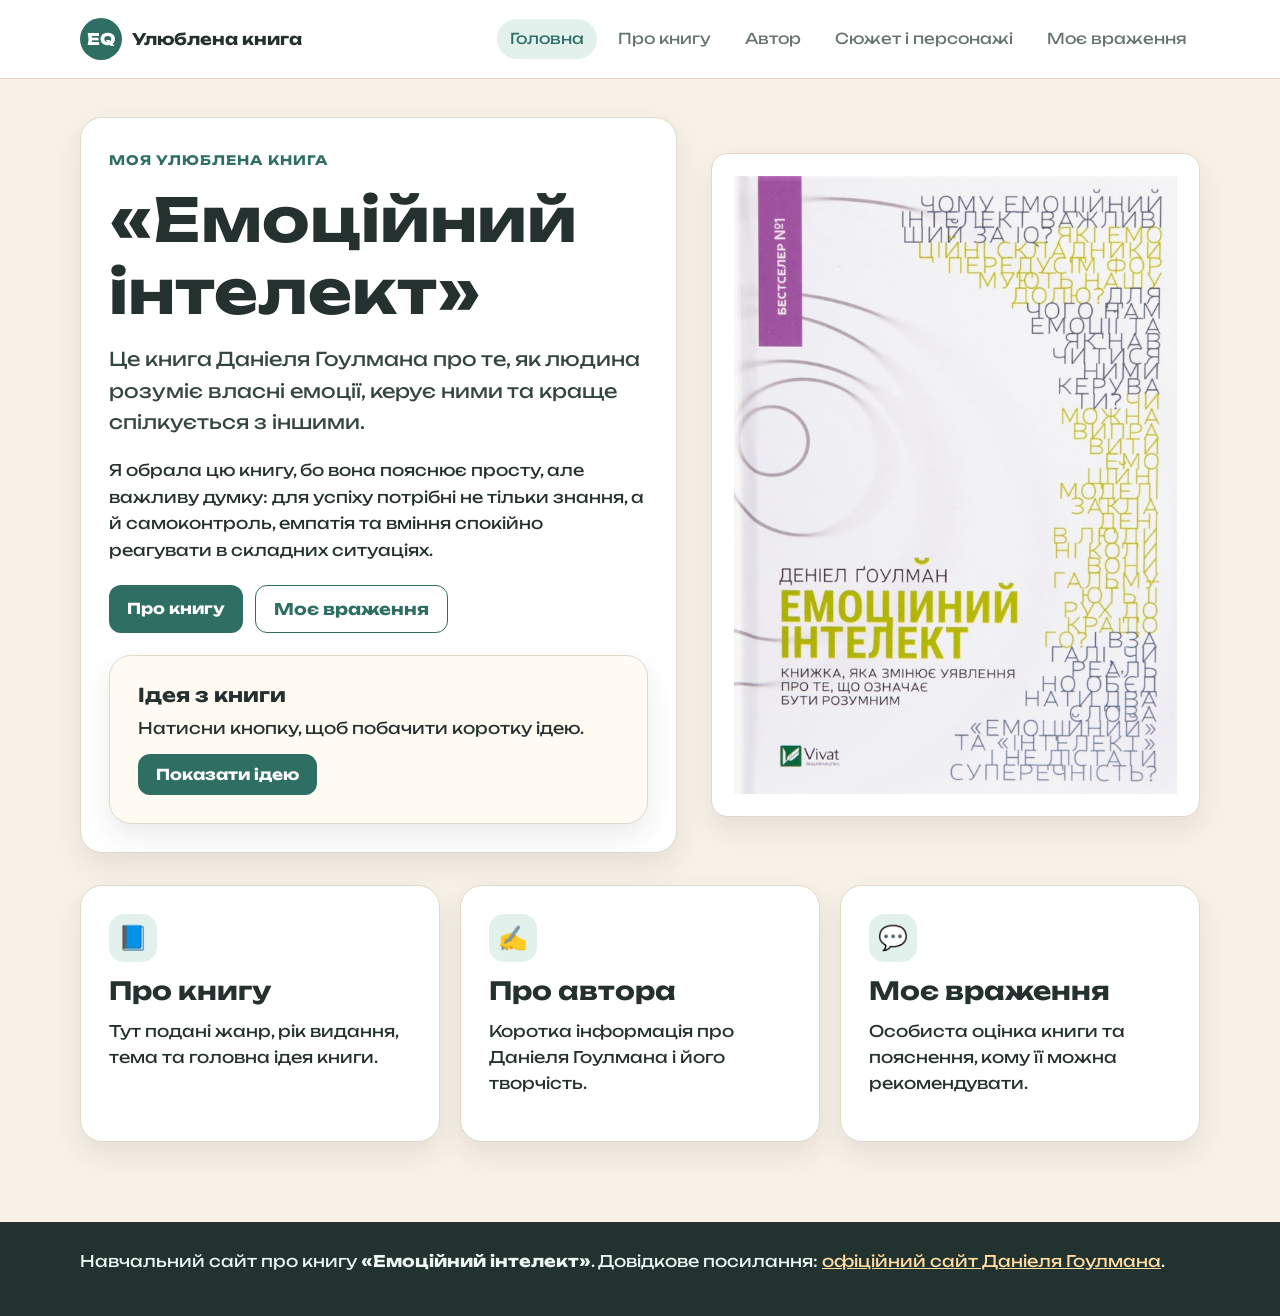
<file: index.html>
<!DOCTYPE html>
<html lang="uk">
<head>
    <meta charset="UTF-8">
    <meta name="viewport" content="width=device-width, initial-scale=1.0">
    <title>Головна | Емоційний інтелект</title>
     <link rel="preconnect" href="https://fonts.googleapis.com">
    <link rel="preconnect" href="https://fonts.gstatic.com" crossorigin>
    <link href="https://fonts.googleapis.com/css2?family=Unbounded:wght@400;700&display=swap" rel="stylesheet">
    <link rel="stylesheet" href="css/styles.css">
    <script src="js/script.js" defer></script>
</head>
<body>
    <header class="site-header">
        <div class="header-inner">
            <a class="logo" href="index.html" aria-label="На головну сторінку">
                <span class="logo-mark">EQ</span>
                <span>Улюблена книга</span>
            </a>
            <nav class="nav-menu" aria-label="Головне меню">
                    <a href="index.html" class="active" aria-current="page">Головна</a>
                    <a href="book.html">Про книгу</a>
                    <a href="author.html">Автор</a>
                    <a href="characters.html">Сюжет і персонажі</a>
                    <a href="impression.html">Моє враження</a>
            </nav>
        </div>
    </header>

    <main>
        <section class="hero">
            <div class="hero-text">
                <span class="eyebrow">Моя улюблена книга</span>
                <h1>«Емоційний інтелект»</h1>
                <p class="lead">Це книга Даніеля Гоулмана про те, як людина розуміє власні емоції, керує ними та краще спілкується з іншими.</p>
                <p>Я обрала цю книгу, бо вона пояснює просту, але важливу думку: для успіху потрібні не тільки знання, а й самоконтроль, емпатія та вміння спокійно реагувати в складних ситуаціях.</p>
                <div class="hero-actions">
                    <a class="action-btn" href="book.html">Про книгу</a>
                    <a class="ghost-btn" href="impression.html">Моє враження</a>
                </div>
                <div class="quote-box" aria-live="polite">
                    <h3>Ідея з книги</h3>
                    <p id="quoteOutput">Натисни кнопку, щоб побачити коротку ідею.</p>
                    <button class="simple-btn" id="quoteButton" type="button">Показати ідею</button>
                </div>
            </div>
            <section class="hero-cover" aria-label="Обкладинка книги">
                <img src="images/book.jpg" class="img-hero-main" alt="Стилізована обкладинка книги Емоційний інтелект Даніеля Гоулмана">
            </section>
        </section>

        <section class="grid-3" aria-label="Розділи сайту">
            <div class="card">
                <a href="book.html">
                <div class="card-icon">📘</div>
                <h2>Про книгу</h2>
                <p>Тут подані жанр, рік видання, тема та головна ідея книги.</p>
                </a>
            </div>
            <div class="card">
                <a href="author.html">
                <div class="card-icon">✍️</div>
                <h2>Про автора</h2>
                <p>Коротка інформація про Даніеля Гоулмана і його творчість.</p>
                </a>
            </div>
            <div class="card">
                <a href="impression.html">
                <div class="card-icon">💬</div>
                <h2>Моє враження</h2>
                <p>Особиста оцінка книги та пояснення, кому її можна рекомендувати.</p>
                </a>
            </div>
        </section>
    </main>

    <footer class="footer">
        <div class="footer-inner">
            <p>Навчальний сайт про книгу <strong>«Емоційний інтелект»</strong>. Довідкове посилання: <a href="https://www.danielgoleman.info/" target="_blank" rel="noopener">офіційний сайт Даніеля Гоулмана</a>.</p>
        </div>
    </footer>
</body>
</html>
</file>
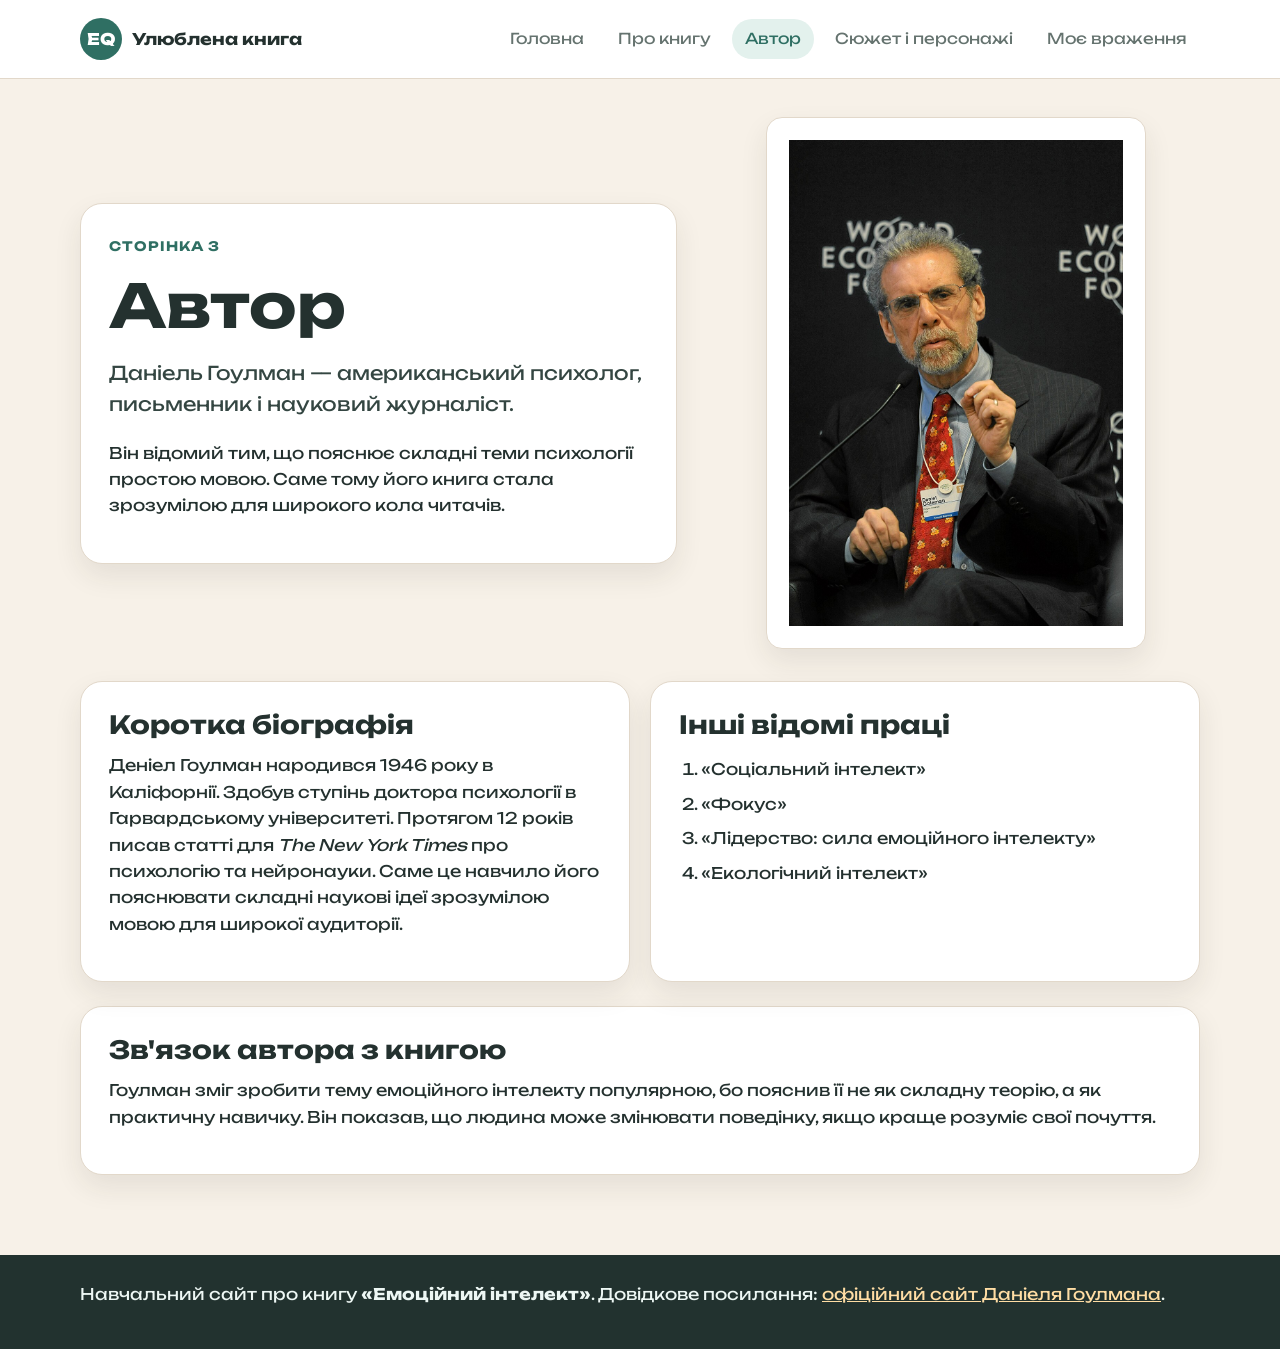
<file: author.html>
<!DOCTYPE html>
<html lang="uk">
<head>
    <meta charset="UTF-8">
    <meta name="viewport" content="width=device-width, initial-scale=1.0">
    <title>Автор | Емоційний інтелект</title>
     <link rel="preconnect" href="https://fonts.googleapis.com">
    <link rel="preconnect" href="https://fonts.gstatic.com" crossorigin>
    <link href="https://fonts.googleapis.com/css2?family=Unbounded:wght@400;700&display=swap" rel="stylesheet">
    <link rel="stylesheet" href="css/styles.css">
    <script src="js/script.js" defer></script>
</head>
<body>
    <header class="site-header">
        <div class="header-inner">
            <a class="logo" href="index.html" aria-label="На головну сторінку">
                <span class="logo-mark">EQ</span>
                <span>Улюблена книга</span>
            </a>
            <nav class="nav-menu" aria-label="Головне меню">
                    <a href="index.html">Головна</a>
                    <a href="book.html">Про книгу</a>
                    <a href="author.html" class="active" aria-current="page">Автор</a>
                    <a href="characters.html">Сюжет і персонажі</a>
                    <a href="impression.html">Моє враження</a>
            </nav>
        </div>
    </header>

    <main>
        <section class="page-hero">
            <div>
                <span class="eyebrow">Сторінка 3</span>
                <h1>Автор</h1>
                <p class="lead">Даніель Гоулман — американський психолог, письменник і науковий журналіст.</p>
                <p>Він відомий тим, що пояснює складні теми психології простою мовою. Саме тому його книга стала зрозумілою для широкого кола читачів.</p>
            </div>
                <img src="images/DanielGoleman.jpg" class="img-hero-medium" alt="Портрет Даніеля Гоулмана">
            
        </section>

        <section class="grid-2">
            <div class="card">
                <h2>Коротка біографія</h2>
                <p>Деніел Гоулман народився 1946 року в Каліфорнії. Здобув ступінь доктора психології в Гарвардському університеті. Протягом 12 років писав статті для <em>The New York Times</em> про психологію та нейронауки. Саме це навчило його пояснювати складні наукові ідеї зрозумілою мовою для широкої аудиторії.</p>
            </div>
            <div class="card">
                <h2>Інші відомі праці</h2>
                <ol>
                    <li>«Соціальний інтелект»</li>
                    <li>«Фокус»</li>
                    <li>«Лідерство: сила емоційного інтелекту»</li>
                    <li>«Екологічний інтелект»</li>
                </ol>
            </div>
        </section>

        <section class="info-panel">
            <h2>Зв'язок автора з книгою</h2>
            <p>Гоулман зміг зробити тему емоційного інтелекту популярною, бо пояснив її не як складну теорію, а як практичну навичку. Він показав, що людина може змінювати поведінку, якщо краще розуміє свої почуття.</p>
        </section>
    </main>

    <footer class="footer">
        <div class="footer-inner">
            <p>Навчальний сайт про книгу <strong>«Емоційний інтелект»</strong>. Довідкове посилання: <a href="https://www.danielgoleman.info/" target="_blank" rel="noopener">офіційний сайт Даніеля Гоулмана</a>.</p>
        </div>
    </footer>
</body>
</html>
</file>
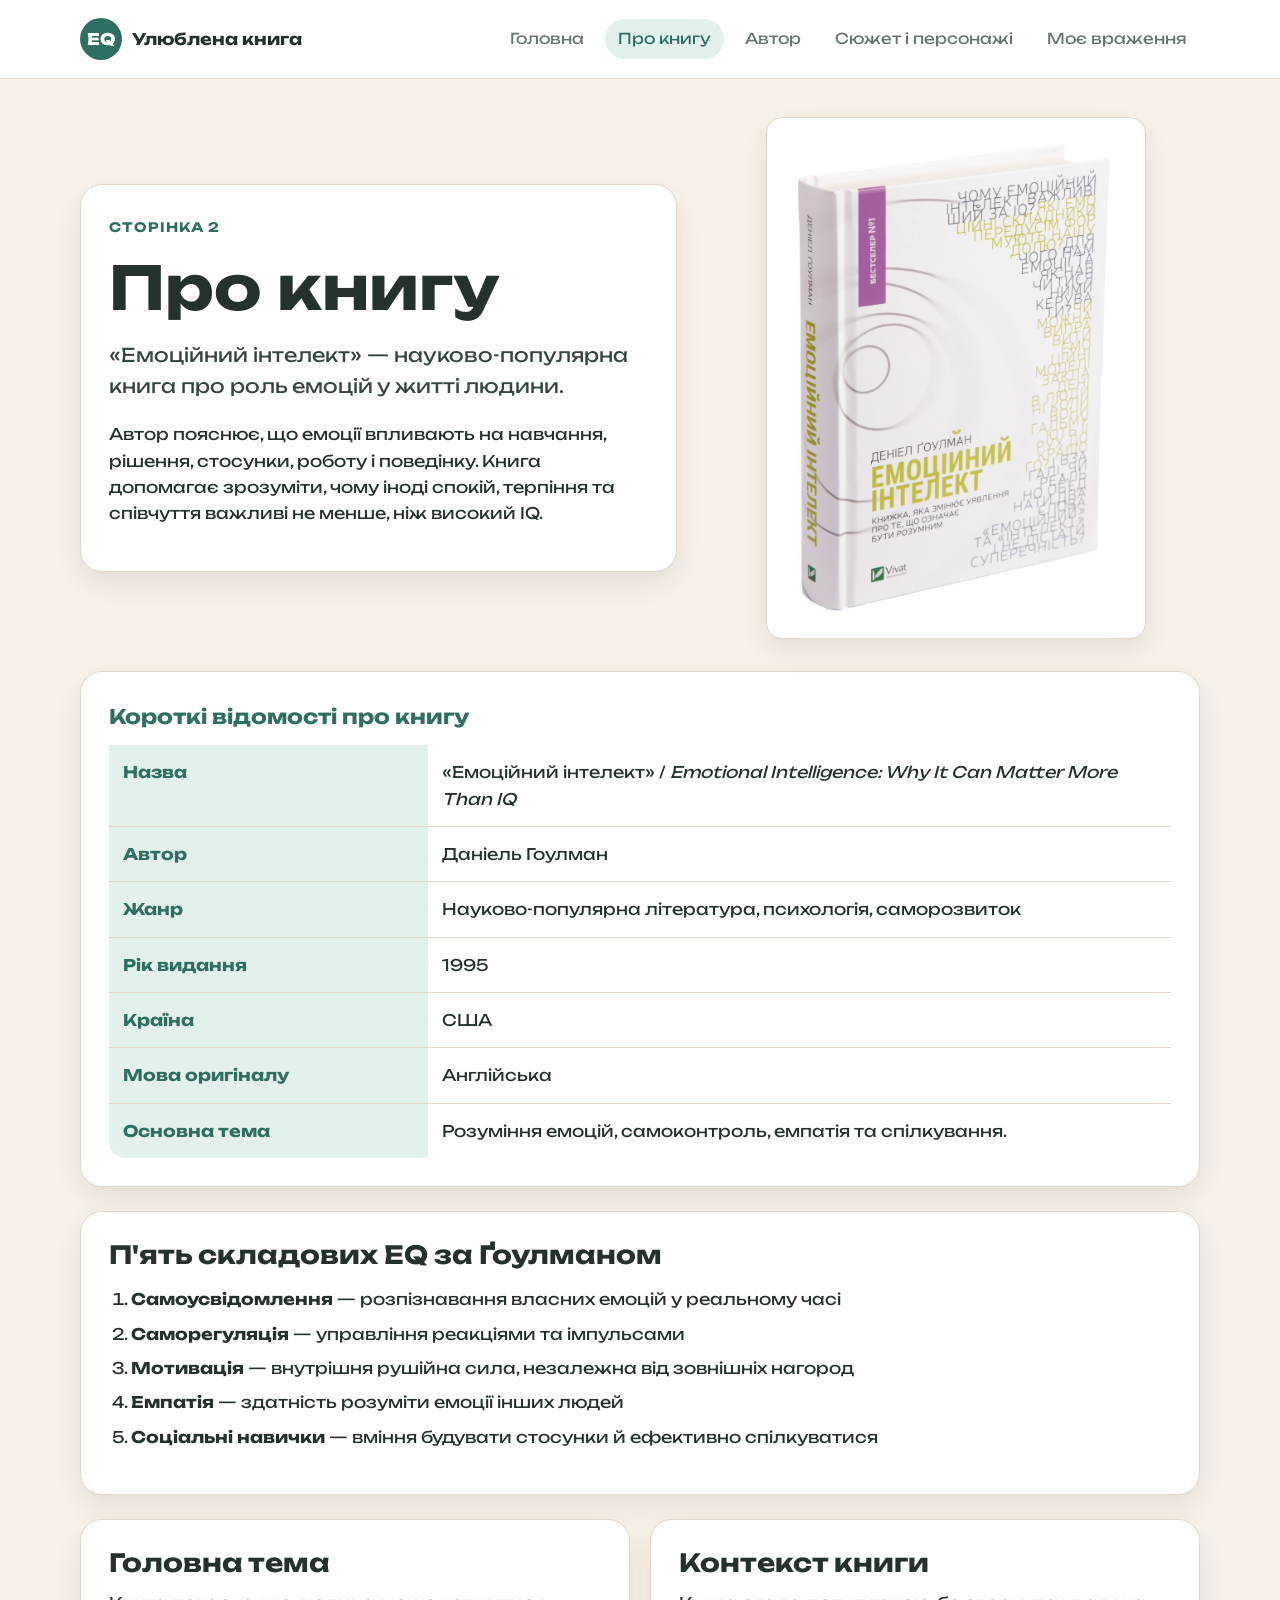
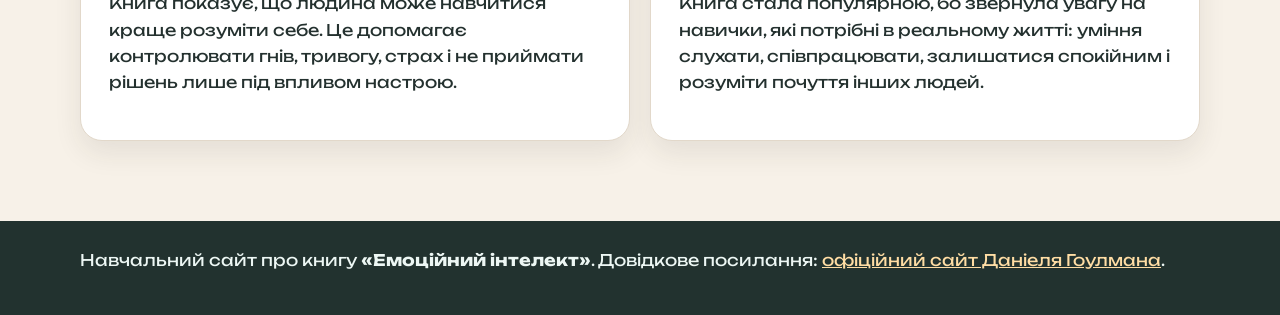
<file: book.html>
<!DOCTYPE html>
<html lang="uk">
<head>
    <meta charset="UTF-8">
    <meta name="viewport" content="width=device-width, initial-scale=1.0">
    <title>Про книгу | Емоційний інтелект</title>
    <link rel="preconnect" href="https://fonts.googleapis.com">
    <link rel="preconnect" href="https://fonts.gstatic.com" crossorigin>
    <link href="https://fonts.googleapis.com/css2?family=Unbounded:wght@400;700&display=swap" rel="stylesheet">
    <link rel="stylesheet" href="css/styles.css">
    <script src="js/script.js" defer></script>
    
</head>
<body>
    <header class="site-header">
        <div class="header-inner">
            <a class="logo" href="index.html" aria-label="На головну сторінку">
                <span class="logo-mark">EQ</span>
                <span>Улюблена книга</span>
            </a>
            <nav class="nav-menu" aria-label="Головне меню">
                    <a href="index.html">Головна</a>
                    <a href="book.html" class="active" aria-current="page">Про книгу</a>
                    <a href="author.html">Автор</a>
                    <a href="characters.html">Сюжет і персонажі</a>
                    <a href="impression.html">Моє враження</a>
            </nav>
        </div>
    </header>

    <main>
        <section class="page-hero">
            <div>
                <span class="eyebrow">Сторінка 2</span>
                <h1>Про книгу</h1>
                <p class="lead">«Емоційний інтелект» — науково-популярна книга про роль емоцій у житті людини.</p>
                <p>Автор пояснює, що емоції впливають на навчання, рішення, стосунки, роботу і поведінку. Книга допомагає зрозуміти, чому іноді спокій, терпіння та співчуття важливі не менше, ніж високий IQ.</p>
            </div>
            <img src="images/Book2.jpg" class="img-hero-medium" alt="Книга вигляд збоку">
        </section>

        <section class="table-card">
            <table>
                <caption>Короткі відомості про книгу</caption>
                <tbody>
                <tr>
                    <th>Назва</th>
                    <td>«Емоційний інтелект» / <em>Emotional Intelligence: Why It Can Matter More Than IQ</em></td>
                </tr>
                <tr>
                    <th>Автор</th>
                    <td>Даніель Гоулман</td>
                </tr>
                <tr>
                    <th>Жанр</th>
                    <td>Науково-популярна література, психологія, саморозвиток</td>
                </tr>
                <tr>
                    <th>Рік видання</th>
                    <td>1995</td>
                </tr>
                <tr>
                    <th>Країна</th>
                    <td>США</td>
                </tr>
                <tr>
                    <th>Мова оригіналу</th>
                    <td>Англійська</td>
                </tr>
                <tr>
                    <th>Основна тема</th>
                    <td>Розуміння емоцій, самоконтроль, емпатія та спілкування.</td>
                </tr>
                </tbody>
            </table>
        </section>

        <section class="info-panel">
            <h2>П'ять складових EQ за Ґоулманом</h2>
            <ol>
                <li><strong>Самоусвідомлення</strong> — розпізнавання власних емоцій у реальному часі</li>
                <li><strong>Саморегуляція</strong> — управління реакціями та імпульсами</li>
                <li><strong>Мотивація</strong> — внутрішня рушійна сила, незалежна від зовнішніх нагород</li>
                <li><strong>Емпатія</strong> — здатність розуміти емоції інших людей</li>
                <li><strong>Соціальні навички</strong> — вміння будувати стосунки й ефективно спілкуватися</li>
            </ol>
        </section>

        <section class="grid-2">
            <div class="card">
                <h2>Головна тема</h2>
                <p>Книга показує, що людина може навчитися краще розуміти себе. Це допомагає контролювати гнів, тривогу, страх і не приймати рішень лише під впливом настрою.</p>
            </div>
            <div class="card">
                <h2>Контекст книги</h2>
                <p>Книга стала популярною, бо звернула увагу на навички, які потрібні в реальному житті: уміння слухати, співпрацювати, залишатися спокійним і розуміти почуття інших людей.</p>
            </div>
        </section>
    </main>

    <footer class="footer">
        <div class="footer-inner">
            <p>Навчальний сайт про книгу <strong>«Емоційний інтелект»</strong>. Довідкове посилання: <a href="https://www.danielgoleman.info/" target="_blank" rel="noopener">офіційний сайт Даніеля Гоулмана</a>.</p>
        </div>
    </footer>
</body>
</html>
</file>
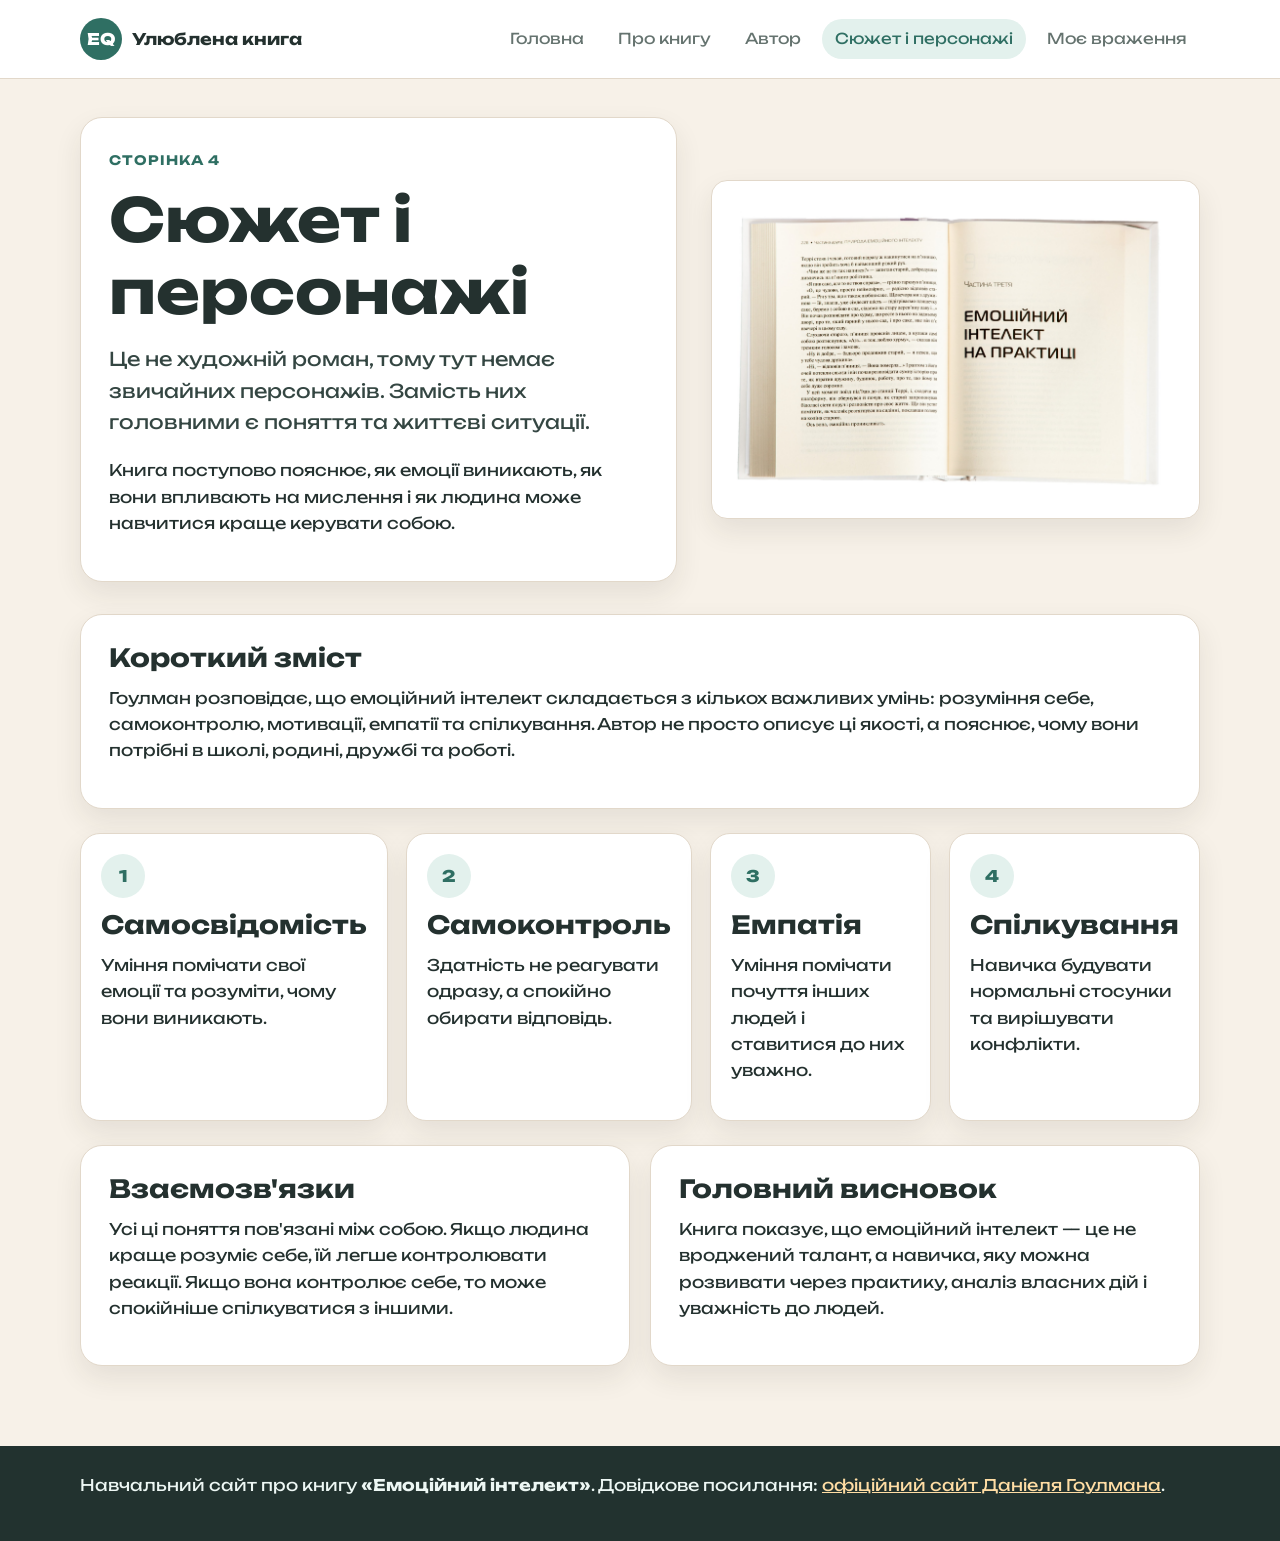
<file: characters.html>
<!DOCTYPE html>
<html lang="uk">
<head>
    <meta charset="UTF-8">
    <meta name="viewport" content="width=device-width, initial-scale=1.0">
    <title>Сюжет і персонажі | Емоційний інтелект</title>
     <link rel="preconnect" href="https://fonts.googleapis.com">
    <link rel="preconnect" href="https://fonts.gstatic.com" crossorigin>
    <link href="https://fonts.googleapis.com/css2?family=Unbounded:wght@400;700&display=swap" rel="stylesheet">
    <link rel="stylesheet" href="css/styles.css">
    <script src="js/script.js" defer></script>
</head>
<body>
    <header class="site-header">
        <div class="header-inner">
            <a class="logo" href="index.html" aria-label="На головну сторінку">
                <span class="logo-mark">EQ</span>
                <span>Улюблена книга</span>
            </a>
            <nav class="nav-menu" aria-label="Головне меню">
                    <a href="index.html">Головна</a>
                    <a href="book.html">Про книгу</a>
                    <a href="author.html">Автор</a>
                    <a href="characters.html" class="active" aria-current="page">Сюжет і персонажі</a>
                    <a href="impression.html">Моє враження</a>
            </nav>
        </div>
    </header>

    <main>
        <section class="page-hero">
            <div>
                <span class="eyebrow">Сторінка 4</span>
                <h1>Сюжет і персонажі</h1>
                <p class="lead">Це не художній роман, тому тут немає звичайних персонажів. Замість них головними є поняття та життєві ситуації.</p>
                <p>Книга поступово пояснює, як емоції виникають, як вони впливають на мислення і як людина може навчитися краще керувати собою.</p>
            </div>
            <img src="images/75p.jpg" class="img-rect" alt="Зображено текст 75 ст. книжки">
        </section>

        <section class="info-panel">
            <h2>Короткий зміст</h2>
            <p>Гоулман розповідає, що емоційний інтелект складається з кількох важливих умінь: розуміння себе, самоконтролю, мотивації, емпатії та спілкування. Автор не просто описує ці якості, а пояснює, чому вони потрібні в школі, родині, дружбі та роботі.</p>
        </section>

        <section class="character-grid" aria-label="Головні поняття книги">
            <div class="character-card">
                <span>1</span>
                <h2>Самосвідомість</h2>
                <p>Уміння помічати свої емоції та розуміти, чому вони виникають.</p>
            </div>
            <div class="character-card">
                <span>2</span>
                <h2>Самоконтроль</h2>
                <p>Здатність не реагувати одразу, а спокійно обирати відповідь.</p>
            </div>
            <div class="character-card">
                <span>3</span>
                <h2>Емпатія</h2>
                <p>Уміння помічати почуття інших людей і ставитися до них уважно.</p>
            </div>
            <div class="character-card">
                <span>4</span>
                <h2>Спілкування</h2>
                <p>Навичка будувати нормальні стосунки та вирішувати конфлікти.</p>
            </div>
        </section>

        <section class="grid-2">
            <div class="card">
                <h2>Взаємозв'язки</h2>
                <p>Усі ці поняття пов'язані між собою. Якщо людина краще розуміє себе, їй легше контролювати реакції. Якщо вона контролює себе, то може спокійніше спілкуватися з іншими.</p>
            </div>
            <div class="card">
                <h2>Головний висновок</h2>
                <p>Книга показує, що емоційний інтелект — це не вроджений талант, а навичка, яку можна розвивати через практику, аналіз власних дій і уважність до людей.</p>
            </div>
        </section>
    </main>

    <footer class="footer">
        <div class="footer-inner">
            <p>Навчальний сайт про книгу <strong>«Емоційний інтелект»</strong>. Довідкове посилання: <a href="https://www.danielgoleman.info/" target="_blank" rel="noopener">офіційний сайт Даніеля Гоулмана</a>.</p>
        </div>
    </footer>
</body>
</html>
</file>
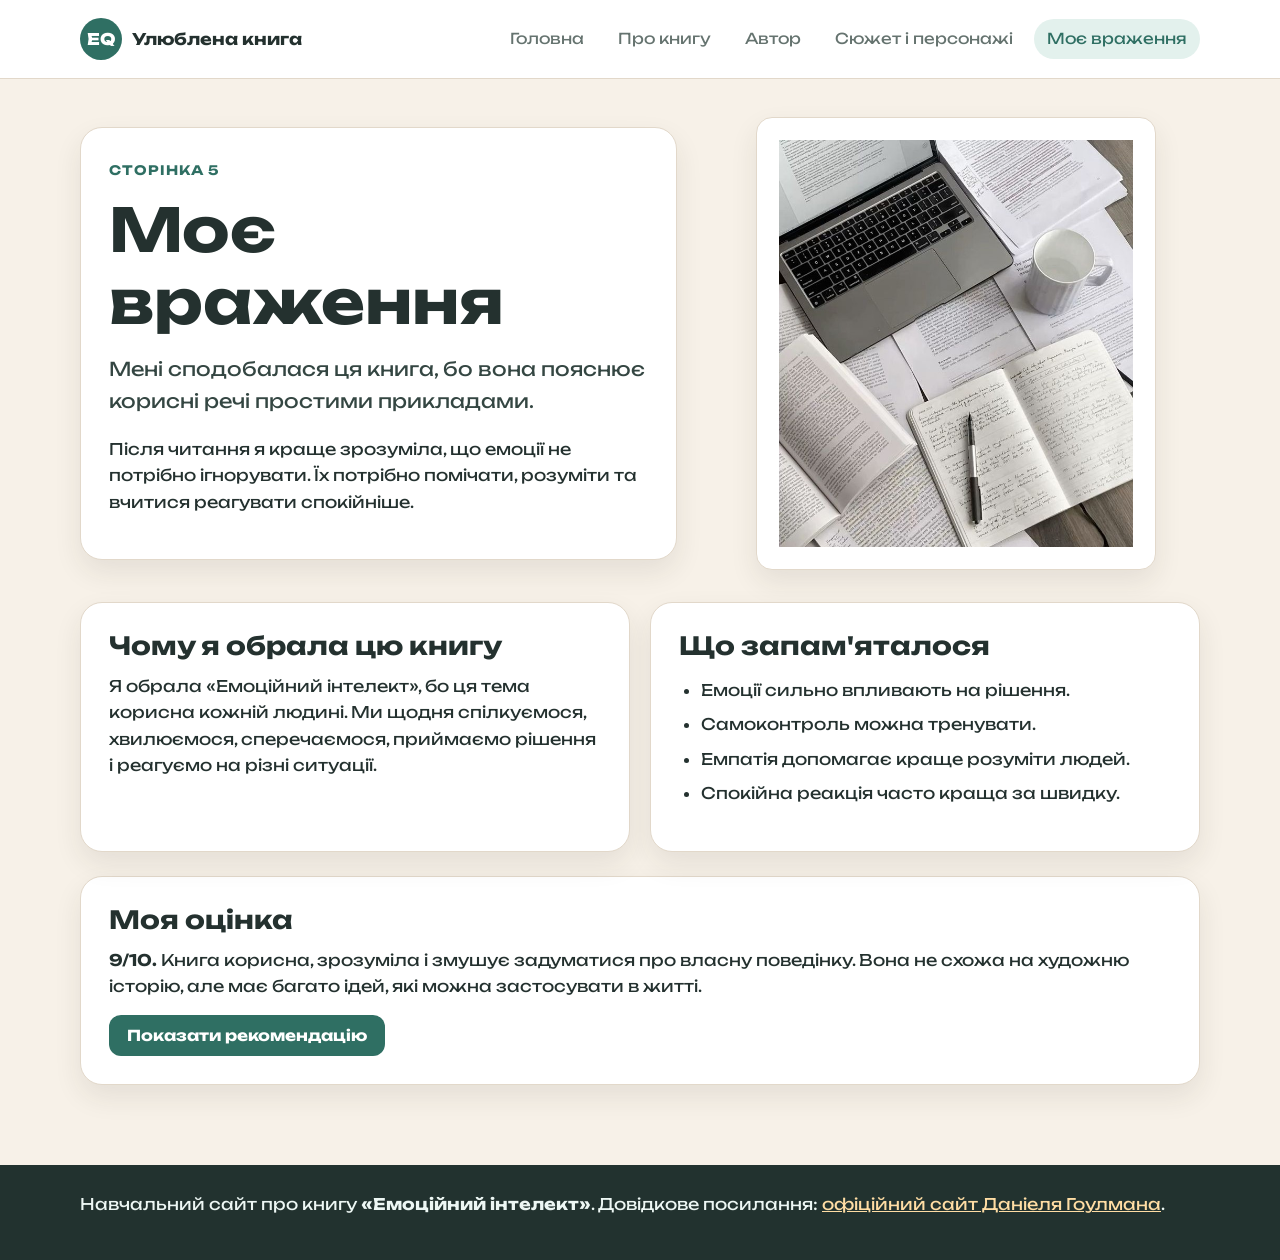
<file: impression.html>
<!DOCTYPE html>
<html lang="uk">
<head>
    <meta charset="UTF-8">
    <meta name="viewport" content="width=device-width, initial-scale=1.0">
    <title>Моє враження | Емоційний інтелект</title>
     <link rel="preconnect" href="https://fonts.googleapis.com">
    <link rel="preconnect" href="https://fonts.gstatic.com" crossorigin>
    <link href="https://fonts.googleapis.com/css2?family=Unbounded:wght@400;700&display=swap" rel="stylesheet">
    <link rel="stylesheet" href="css/styles.css">
    <script src="js/script.js" defer></script>
</head>
<body>
    <header class="site-header">
        <div class="header-inner">
            <a class="logo" href="index.html" aria-label="На головну сторінку">
                <span class="logo-mark">EQ</span>
                <span>Улюблена книга</span>
            </a>
            <nav class="nav-menu" aria-label="Головне меню">
                    <a href="index.html">Головна</a>
                    <a href="book.html">Про книгу</a>
                    <a href="author.html">Автор</a>
                    <a href="characters.html">Сюжет і персонажі</a>
                    <a href="impression.html" class="active" aria-current="page">Моє враження</a>
            </nav>
        </div>
    </header>

    <main>
        <section class="page-hero">
            <div>
                <span class="eyebrow">Сторінка 5</span>
                <h1>Моє враження</h1>
                <p class="lead">Мені сподобалася ця книга, бо вона пояснює корисні речі простими прикладами.</p>
                <p>Після читання я краще зрозуміла, що емоції не потрібно ігнорувати. Їх потрібно помічати, розуміти та вчитися реагувати спокійніше.</p>
            </div>
            <img src="images/notes.jpg" class="img-square" alt="Нотатник із особистими враженнями про книгу">
        </section>

        <section class="grid-2">
            <div class="card">
                <h2>Чому я обрала цю книгу</h2>
                <p>Я обрала «Емоційний інтелект», бо ця тема корисна кожній людині. Ми щодня спілкуємося, хвилюємося, сперечаємося, приймаємо рішення і реагуємо на різні ситуації.</p>
            </div>
            <div class="card">
                <h2>Що запам'яталося</h2>
                <ul>
                    <li>Емоції сильно впливають на рішення.</li>
                    <li>Самоконтроль можна тренувати.</li>
                    <li>Емпатія допомагає краще розуміти людей.</li>
                    <li>Спокійна реакція часто краща за швидку.</li>
                </ul>
            </div>
        </section>

        <section class="info-panel">
            <h2>Моя оцінка</h2>
            <p><strong>9/10.</strong> Книга корисна, зрозуміла і змушує задуматися про власну поведінку. Вона не схожа на художню історію, але має багато ідей, які можна застосувати в житті.</p>
            <button class="simple-btn" id="recommendationButton" type="button">Показати рекомендацію</button>
            <div class="recommendation-box" id="recommendationBox">
                <h3>Кому я рекомендую цю книгу</h3>
                <p>Я рекомендую її підліткам, студентам, батькам, учителям і всім, хто хоче краще контролювати емоції, спокійніше спілкуватися та краще розуміти людей навколо себе.</p>
            </div>
        </section>
    </main>

    <footer class="footer">
        <div class="footer-inner">
            <p>Навчальний сайт про книгу <strong>«Емоційний інтелект»</strong>. Довідкове посилання: <a href="https://www.danielgoleman.info/" target="_blank" rel="noopener">офіційний сайт Даніеля Гоулмана</a>.</p>
        </div>
    </footer>
</body>
</html>
</file>
<file: css/styles.css>
* {
    box-sizing: border-box;
}

:root {
    --bg: #f7f1e8;
    --paper: #ffffff;
    --text: #24312f;
    --muted: #65736f;
    --accent: #2f6f63;
    --accent-light: #e3f1ed;
    --warm: #d69f45;
    --border: #e2d8ca;
    --shadow: 0 12px 28px rgba(48, 39, 28, 0.09);
}

body {
    margin: 0;
    font-family: 'Unbounded', sans-serif;
    background: var(--bg);
    color: var(--text);
    line-height: 1.65;
}

a {
    color: inherit;
}

img {
    max-width: 100%;
    display: block;
}

.site-header {
    background: var(--paper);
    border-bottom: 1px solid var(--border);
    position: sticky;
    top: 0;
    z-index: 10;
}

.header-inner {
    width: min(1120px, 92%);
    margin: 0 auto;
    min-height: 78px;
    display: flex;
    align-items: center;
    justify-content: space-between;
    gap: 24px;
}

.logo {
    text-decoration: none;
    display: flex;
    align-items: center;
    gap: 10px;
    font-weight: 700;
    white-space: nowrap;
}

.logo-mark {
    width: 42px;
    height: 42px;
    border-radius: 50%;
    background: var(--accent);
    color: white;
    display: grid;
    place-items: center;
    font-weight: 800;
}

.nav-menu {
    display: flex;
    flex-wrap: wrap;
    justify-content: flex-end;
    gap: 8px;
}

.nav-menu a {
    text-decoration: none;
    padding: 8px 13px;
    border-radius: 999px;
    color: var(--muted);
    font-size: 15px;
    transition: 0.2s;
}

.nav-menu a:hover,
.nav-menu a.active {
    background: var(--accent-light);
    color: var(--accent);
}

main {
    width: min(1120px, 92%);
    margin: 0 auto;
    padding: 38px 0 56px;
}

.hero,
.page-hero {
    display: grid;
    grid-template-columns: 1.1fr 0.9fr;
    gap: 34px;
    align-items: center;
    margin-bottom: 32px;
}

.hero-text,
.page-hero div,
.card,
.info-panel,
.table-card,
.quote-box {
    background: var(--paper);
    border: 1px solid var(--border);
    border-radius: 22px;
    box-shadow: var(--shadow);
}

.hero-text,
.page-hero div,
.card,
.info-panel,
.table-card,
.quote-box {
    padding: 28px;
}

.page-hero img,
.hero-cover img{
    background: var(--paper);
    border: 1px solid var(--border); 
    border-radius: 24px;
    box-shadow: var(--shadow);
    padding: 22px;
}

.eyebrow {
    color: var(--accent);
    font-weight: 700;
    text-transform: uppercase;
    letter-spacing: 0.08em;
    font-size: 13px;
}

h1,
h2,
h3 {
    line-height: 1.2;
    margin-top: 0;
}

h1 {
    font-size: clamp(34px, 5vw, 60px);
    margin: 12px 0 16px;
}

h2 {
    font-size: 25px;
    margin-bottom: 12px;
}

h3 {
    font-size: 19px;
    margin-bottom: 8px;
}

p {
    margin-top: 0;
}

.lead {
    font-size: 19px;
    color: #344642;
}

.hero-actions {
    display: flex;
    flex-wrap: wrap;
    gap: 12px;
    margin: 22px 0;
}

.action-btn,
.simple-btn {
    border: 0;
    background: var(--accent);
    color: #ffffff;
    padding: 11px 18px;
    border-radius: 12px;
    text-decoration: none;
    text-align: center;
    font-family: inherit;
    display: inline-flex;
    align-items: center;
    font-weight: 700;
    cursor: pointer;
    font-size: 15px;
}

.ghost-btn {
    border: 1px solid var(--accent);
    color: var(--accent);
    background: transparent;
    font-family: inherit;
    padding: 10px 18px;
    border-radius: 12px;
    text-decoration: none;
    font-weight: 700;
}

.quote-box {
    margin-top: 20px;
    background: #fffaf2;
}

.quote-box p {
    margin-bottom: 12px;
}

.grid-3 {
    display: grid;
    grid-template-columns: repeat(3, 1fr);
    gap: 20px;
    margin: 24px 0;
}

.grid-2 {
    display: grid;
    grid-template-columns: repeat(2, 1fr);
    gap: 20px;
    margin: 24px 0;
}

.card-icon {
    width: 48px;
    height: 48px;
    border-radius: 15px;
    background: var(--accent-light);
    display: grid;
    place-items: center;
    font-size: 24px;
    margin-bottom: 14px;
}

.info-panel,
.table-card {
    margin: 24px 0;
}

.simple-list,
ul,
ol {
    padding-left: 22px;
}

li {
    margin-bottom: 8px;
}

table {
    width: 100%;
    border-collapse: collapse;
    overflow: hidden;
    border-radius: 16px;
}

caption {
    text-align: left;
    font-weight: 700;
    color: var(--accent);
    padding-bottom: 12px;
    font-size: 20px;
}

th,
td {
    padding: 14px;
    border-bottom: 1px solid var(--border);
    text-align: left;
    vertical-align: top;
}

th {
    width: 30%;
    background: var(--accent-light);
    color: var(--accent);
}

tr:last-child th,
tr:last-child td {
    border-bottom: 0;
}

.character-grid {
    display: grid;
    grid-template-columns: repeat(4, 1fr);
    gap: 18px;
    margin: 24px 0;
}

.character-card {
    background: var(--paper);
    border: 1px solid var(--border);
    border-radius: 20px;
    padding: 20px;
    box-shadow: var(--shadow);
}

.character-card span {
    display: inline-grid;
    place-items: center;
    width: 44px;
    height: 44px;
    border-radius: 50%;
    background: var(--accent-light);
    color: var(--accent);
    font-weight: 800;
    margin-bottom: 12px;
}

.recommendation-box {
    display: none;
    margin-top: 18px;
    padding: 18px;
    border-radius: 16px;
    background: var(--accent-light);
    border-left: 5px solid var(--accent);
}

.recommendation-box.visible {
    display: block;
}

.footer {
    background: #22322f;
    color: #edf7f4;
    padding: 26px 0;
}

.footer-inner {
    width: min(1120px, 92%);
    margin: 0 auto;
}

.footer a {
    color: #ffdda4;
}
.page-hero img,
.hero-cover img {
    border-radius: 16px;
}
.card,
.character-card {   
    text-decoration: none; 
    display: block;    
    transition: transform 0.2s ease, box-shadow 0.2s ease;
}
.card *,
.character-card *{   
    text-decoration: none;
}
.card:hover,
.character-card:hover {
    transform: translateY(-6px);
    box-shadow: 0 16px 32px rgba(48, 39, 28, 0.15);
}
.page-hero img,
.hero-cover img {
    transition: transform 0.2s ease, box-shadow 0.2s ease;
}

.page-hero img:hover,
.hero-cover img:hover {
    transform: translateY(-4px);
    box-shadow: 0 12px 28px rgba(48, 39, 28, 0.18);
}
.img-hero-main {
    width: 100%;
    max-width: 500px;
    height: auto;      
    max-height: 700px;  
    object-fit: cover;
    margin: 0 auto;
}
.img-hero-medium {
    width: 100%;
    max-width: 380px; 
    height: auto;       
    max-height: 600px; 
    object-fit: cover;
    margin: 0 auto;
}
.img-rect {
    width: 100%;
    max-width: 700px;   
    height: auto;
    max-height: 450px;
    object-fit: cover;
    margin: 0 auto;
}
.img-square {
    width: 100%;
    max-width: 400px;
    object-fit: cover;  
    margin: 0 auto;
}
@media (max-width: 850px) {
    .header-inner {
        align-items: flex-start;
        flex-direction: column;
        padding: 16px 0;
    }

    .nav-menu {
        justify-content: flex-start;
    }

    .hero,
    .page-hero,
    .grid-2,
    .grid-3,
    .character-grid {
        grid-template-columns: 1fr;
    }
   
    h1 {
        font-size: 36px;
    }
}

@media (max-width: 520px) {
    .site-header {
        position: static; 
    }
    main {
        width: 94%;
        padding-top: 22px;
    }

    .hero-text,
    .page-hero article,
    .card,
    .info-panel,
    .table-card,
    .quote-box {
        padding: 20px;
        border-radius: 18px;
    }

    th,
    td {
        display: block;
        width: 100%;
    }

    th {
        border-bottom: 0;
    }
}
</file>
